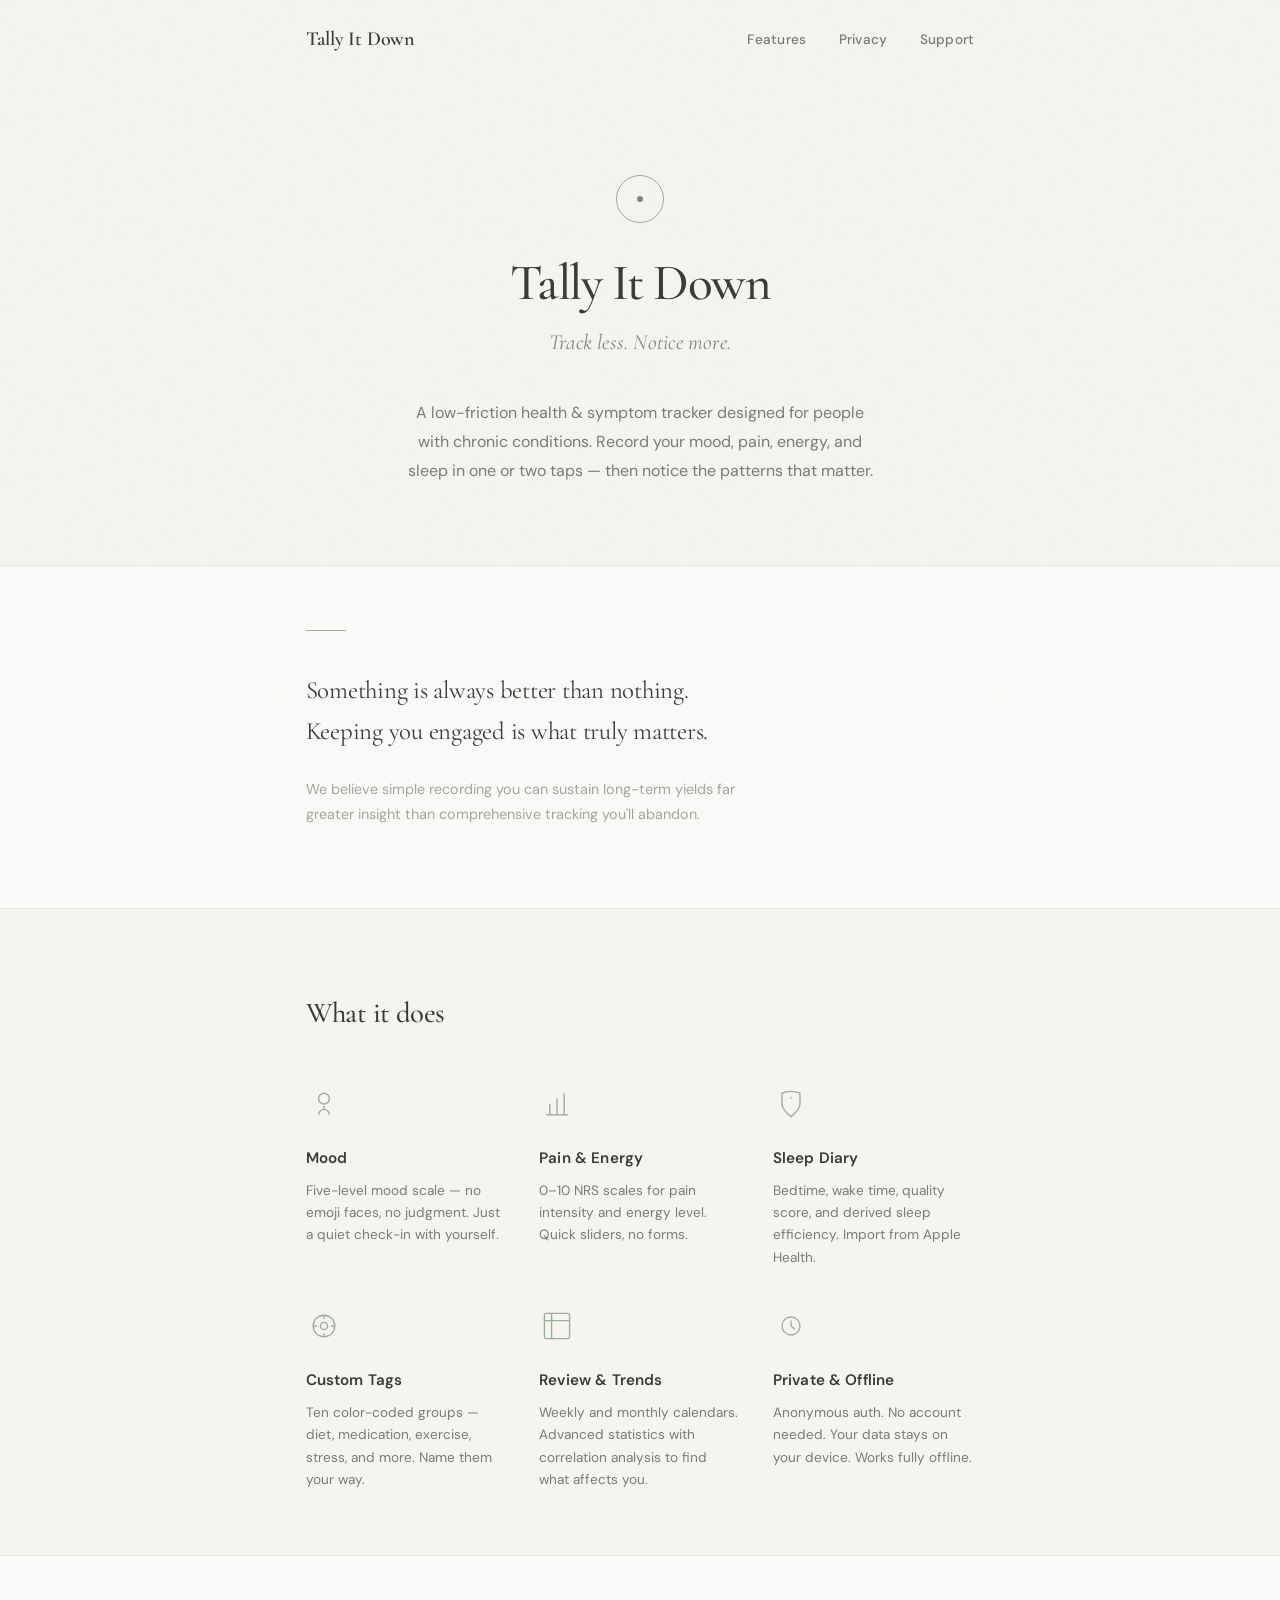
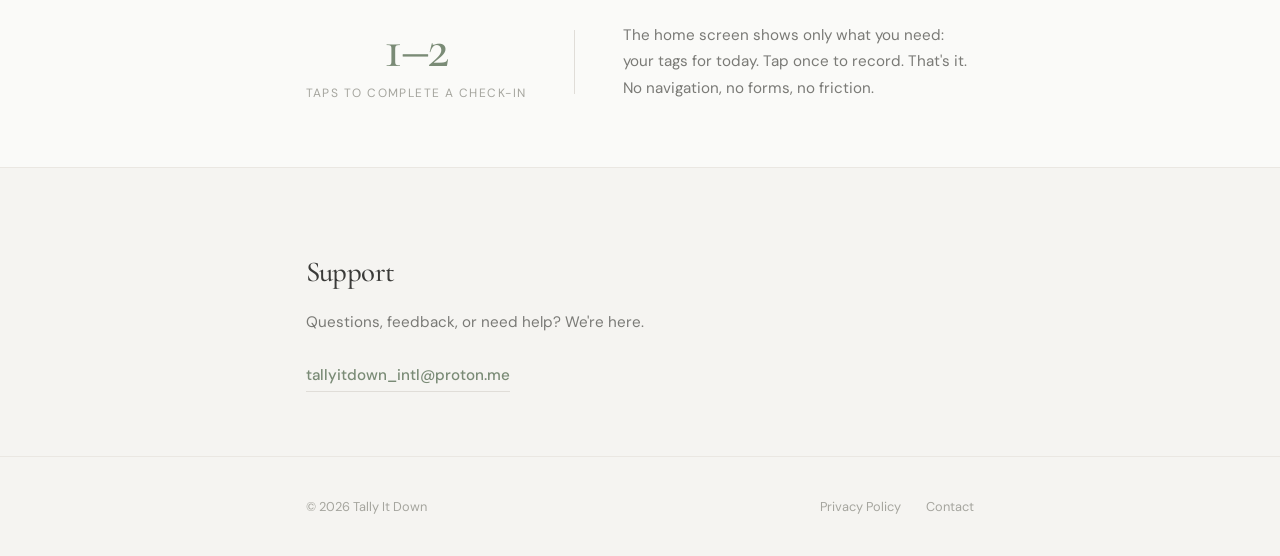
<file: index.html>
<!DOCTYPE html>
<html lang="en">
<head>
    <meta charset="UTF-8">
    <meta name="viewport" content="width=device-width, initial-scale=1.0">
    <meta name="description" content="Tally It Down — A low-friction health and symptom tracking app. Track mood, pain, energy, and sleep in 1–2 taps.">
    <title>Tally It Down</title>
    <link rel="preconnect" href="https://fonts.googleapis.com">
    <link rel="preconnect" href="https://fonts.gstatic.com" crossorigin>
    <link href="https://fonts.googleapis.com/css2?family=Cormorant+Garamond:ital,wght@0,400;0,500;0,600;1,400&family=DM+Sans:ital,wght@0,300;0,400;0,500;0,600;1,400&display=swap" rel="stylesheet">
    <link rel="stylesheet" href="styles.css">
</head>
<body>
    <div class="grain"></div>

    <header>
        <nav>
            <a href="index.html" class="nav-logo">Tally It Down</a>
            <div class="nav-links">
                <a href="#features">Features</a>
                <a href="privacy.html">Privacy</a>
                <a href="#support">Support</a>
            </div>
        </nav>
    </header>

    <main>
        <!-- Hero -->
        <section class="hero">
            <div class="hero-inner">
                <div class="hero-mark" aria-hidden="true">
                    <span class="mark-ring"></span>
                    <span class="mark-dot"></span>
                </div>
                <h1>Tally It Down</h1>
                <p class="tagline">Track less. Notice more.</p>
                <p class="hero-desc">
                    A low-friction health &amp; symptom tracker designed for people
                    with chronic conditions. Record your mood, pain, energy, and sleep
                    in one or two taps — then notice the patterns that matter.
                </p>
            </div>
        </section>

        <!-- Philosophy -->
        <section class="philosophy">
            <div class="section-inner">
                <div class="philosophy-line" aria-hidden="true"></div>
                <blockquote>
                    Something is always better than nothing.<br>
                    Keeping you engaged is what truly matters.
                </blockquote>
                <p class="philosophy-note">
                    We believe simple recording you can sustain long-term yields
                    far greater insight than comprehensive tracking you'll abandon.
                </p>
            </div>
        </section>

        <!-- Features -->
        <section class="features" id="features">
            <div class="section-inner">
                <h2>What it does</h2>

                <div class="feature-grid">
                    <article class="feature-card">
                        <div class="feature-icon">
                            <svg viewBox="0 0 40 40" fill="none" stroke="currentColor" stroke-width="1.5">
                                <circle cx="20" cy="14" r="6"/>
                                <path d="M20 22v4"/>
                                <path d="M14 32c0-3.3 2.7-6 6-6s6 2.7 6 6"/>
                            </svg>
                        </div>
                        <h3>Mood</h3>
                        <p>Five-level mood scale — no emoji faces, no judgment. Just a quiet check-in with yourself.</p>
                    </article>

                    <article class="feature-card">
                        <div class="feature-icon">
                            <svg viewBox="0 0 40 40" fill="none" stroke="currentColor" stroke-width="1.5">
                                <path d="M8 32h24"/>
                                <path d="M12 32V20"/>
                                <path d="M20 32V14"/>
                                <path d="M28 32V8"/>
                            </svg>
                        </div>
                        <h3>Pain &amp; Energy</h3>
                        <p>0–10 NRS scales for pain intensity and energy level. Quick sliders, no forms.</p>
                    </article>

                    <article class="feature-card">
                        <div class="feature-icon">
                            <svg viewBox="0 0 40 40" fill="none" stroke="currentColor" stroke-width="1.5">
                                <path d="M20 6c6 0 10 2 10 2v12c0 6-10 14-10 14S10 26 10 20V8s4-2 10-2z"/>
                                <path d="M20 12v2"/>
                            </svg>
                        </div>
                        <h3>Sleep Diary</h3>
                        <p>Bedtime, wake time, quality score, and derived sleep efficiency. Import from Apple Health.</p>
                    </article>

                    <article class="feature-card">
                        <div class="feature-icon">
                            <svg viewBox="0 0 40 40" fill="none" stroke="currentColor" stroke-width="1.5">
                                <circle cx="20" cy="20" r="12"/>
                                <circle cx="20" cy="20" r="4"/>
                                <path d="M20 8v4M20 28v4M8 20h4M28 20h4"/>
                            </svg>
                        </div>
                        <h3>Custom Tags</h3>
                        <p>Ten color-coded groups — diet, medication, exercise, stress, and more. Name them your way.</p>
                    </article>

                    <article class="feature-card">
                        <div class="feature-icon">
                            <svg viewBox="0 0 40 40" fill="none" stroke="currentColor" stroke-width="1.5">
                                <rect x="6" y="6" width="28" height="28" rx="2"/>
                                <path d="M6 14h28M14 6v28"/>
                            </svg>
                        </div>
                        <h3>Review &amp; Trends</h3>
                        <p>Weekly and monthly calendars. Advanced statistics with correlation analysis to find what affects you.</p>
                    </article>

                    <article class="feature-card">
                        <div class="feature-icon">
                            <svg viewBox="0 0 40 40" fill="none" stroke="currentColor" stroke-width="1.5">
                                <circle cx="20" cy="20" r="10"/>
                                <path d="M20 14v6l4 4"/>
                            </svg>
                        </div>
                        <h3>Private &amp; Offline</h3>
                        <p>Anonymous auth. No account needed. Your data stays on your device. Works fully offline.</p>
                    </article>
                </div>
            </div>
        </section>

        <!-- Quick Record Callout -->
        <section class="callout">
            <div class="section-inner">
                <div class="callout-content">
                    <p class="callout-number">1–2</p>
                    <p class="callout-label">taps to complete a check-in</p>
                </div>
                <div class="callout-divider" aria-hidden="true"></div>
                <p class="callout-text">
                    The home screen shows only what you need: your tags for today.
                    Tap once to record. That's it.
                    No navigation, no forms, no friction.
                </p>
            </div>
        </section>

        <!-- Support -->
        <section class="support" id="support">
            <div class="section-inner">
                <h2>Support</h2>
                <p>Questions, feedback, or need help? We're here.</p>
                <a href="mailto:tallyitdown_intl@proton.me" class="support-email">tallyitdown_intl@proton.me</a>
            </div>
        </section>
    </main>

    <footer>
        <div class="footer-inner">
            <p>&copy; 2026 Tally It Down</p>
            <div class="footer-links">
                <a href="privacy.html">Privacy Policy</a>
                <a href="#support">Contact</a>
            </div>
        </div>
    </footer>
</body>
</html>
</file>
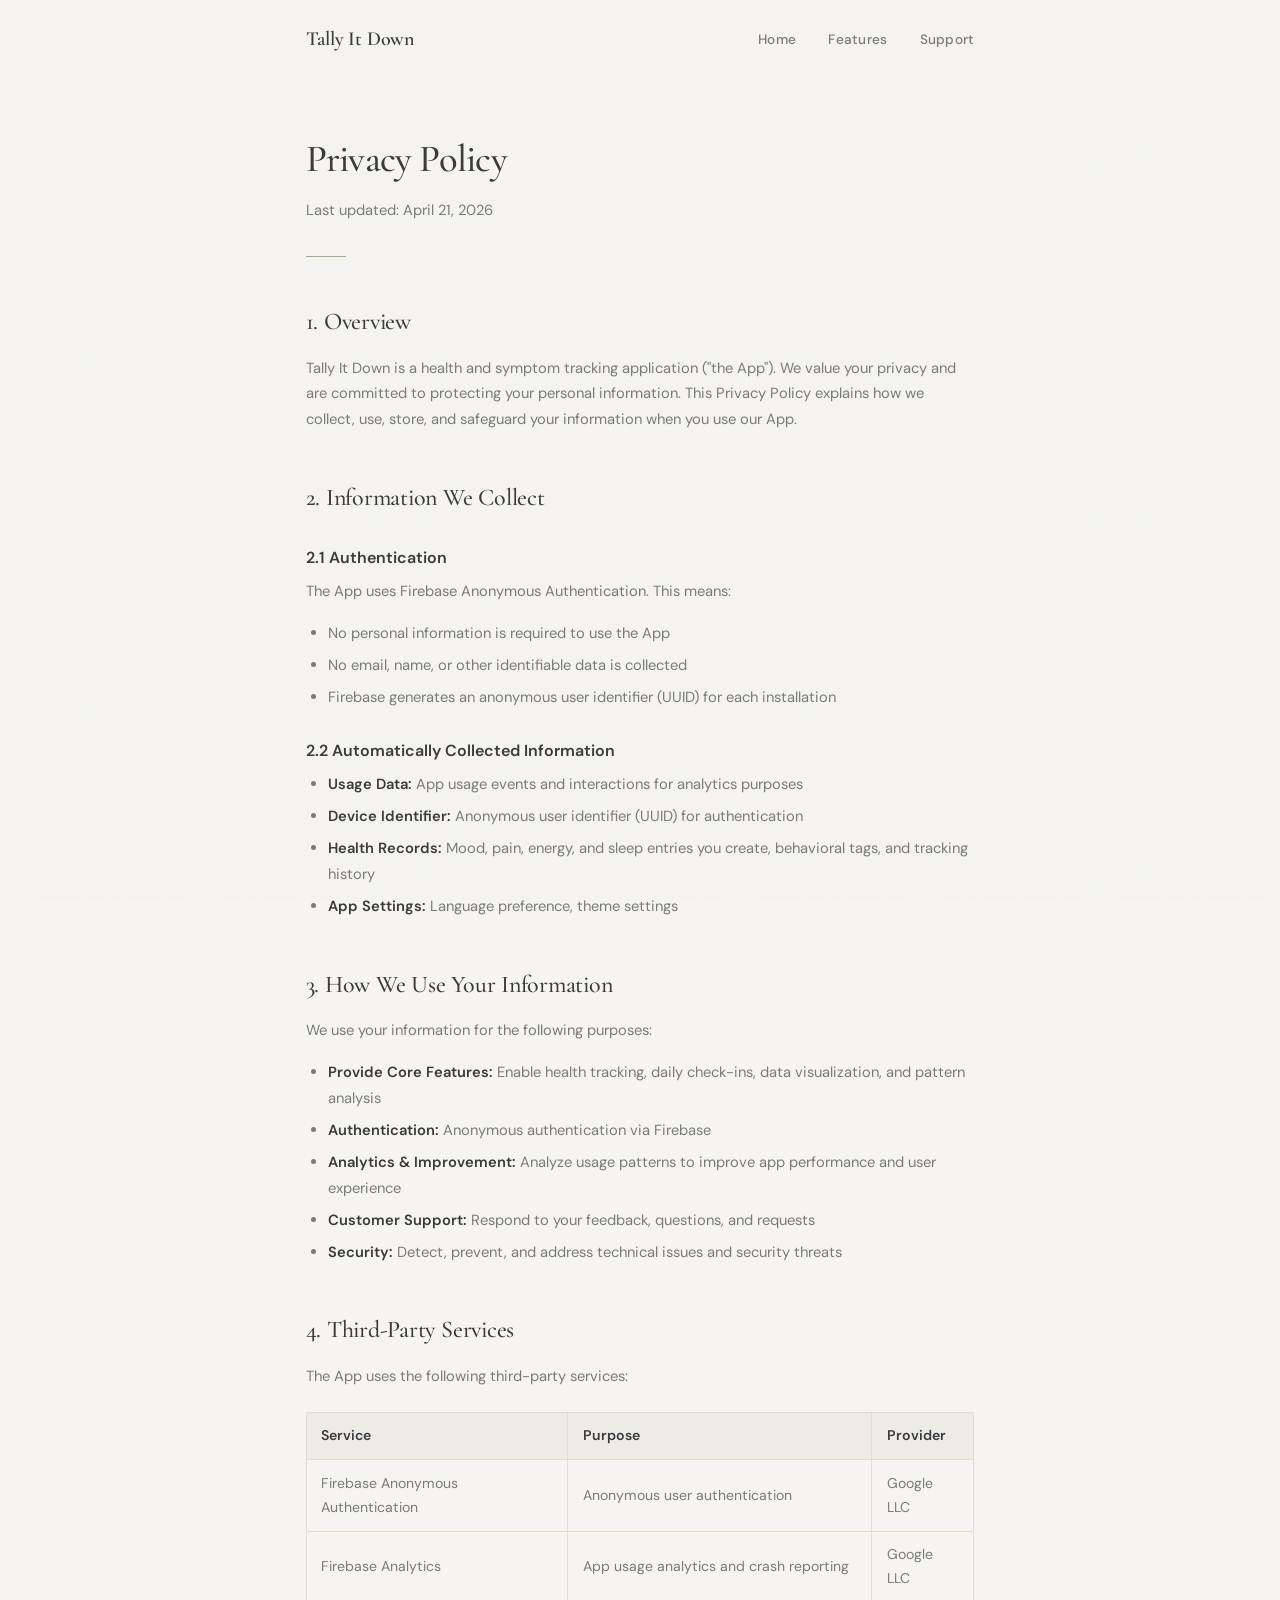
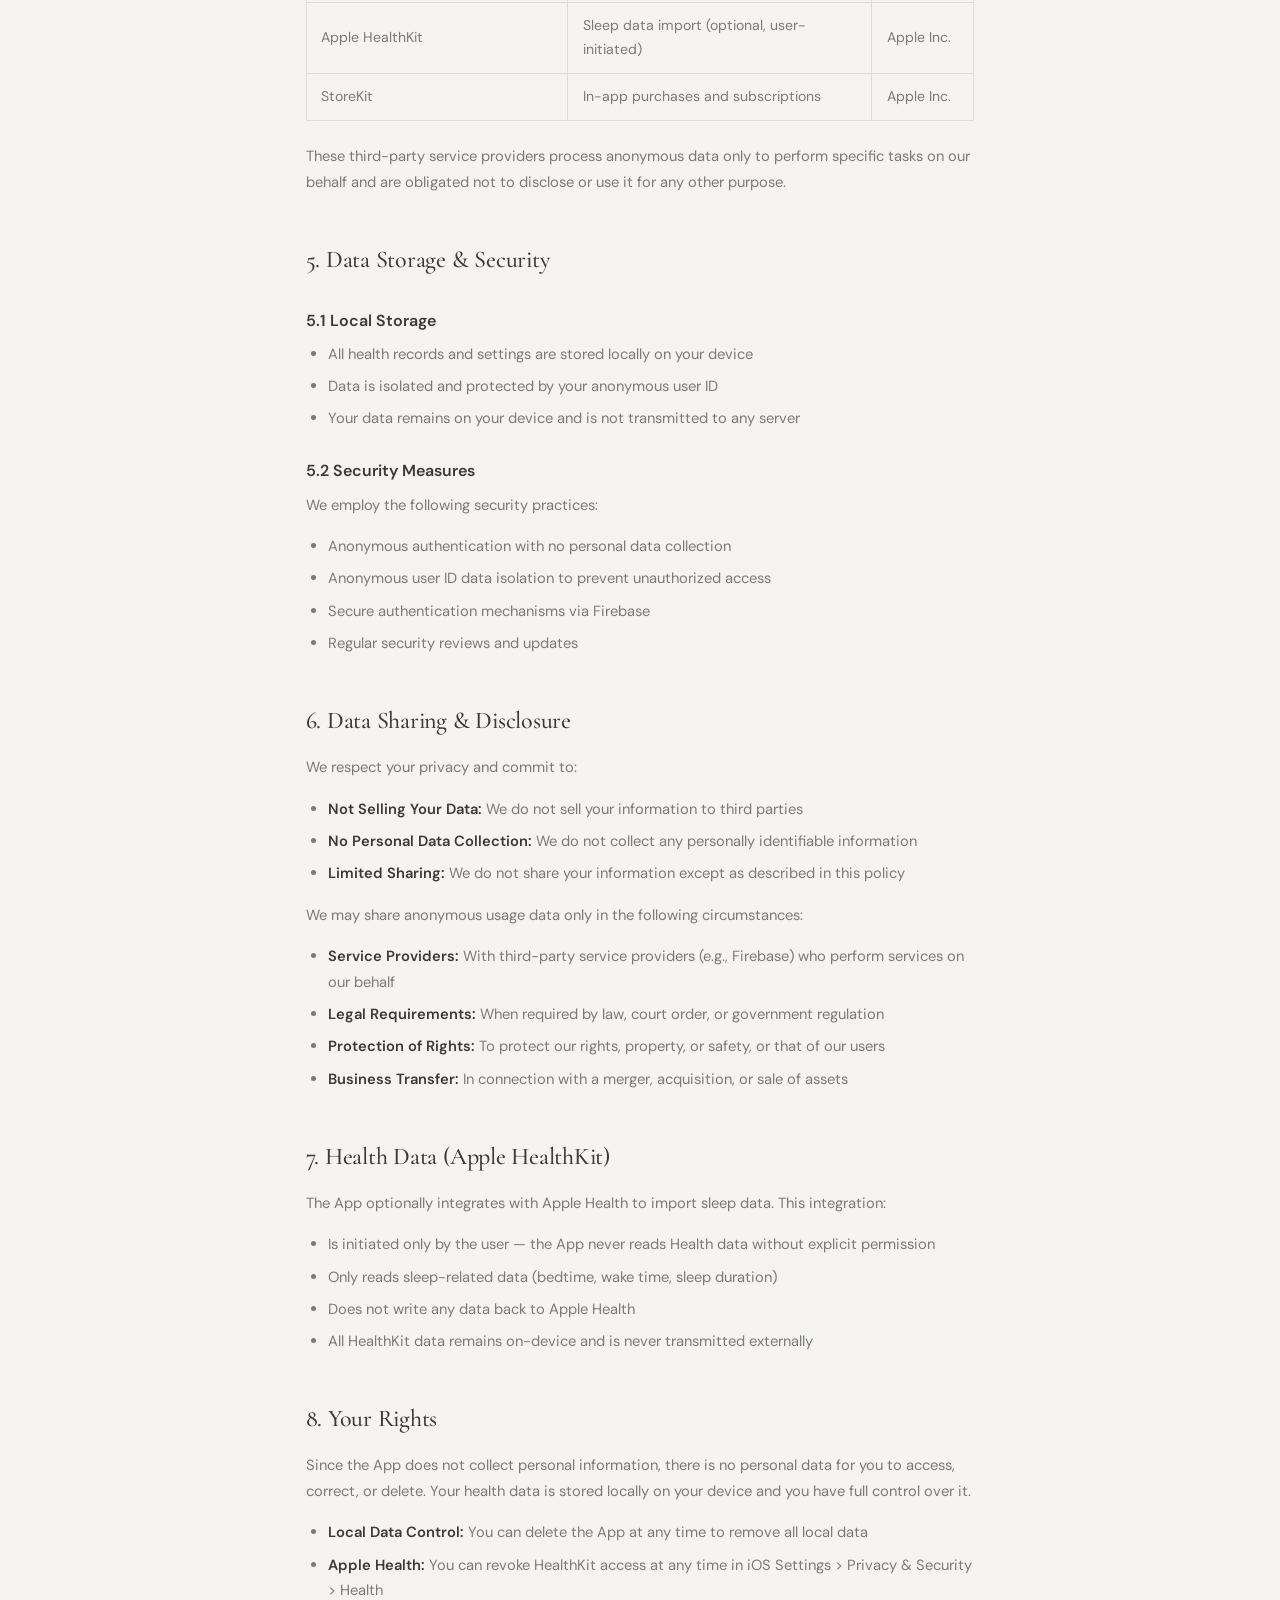
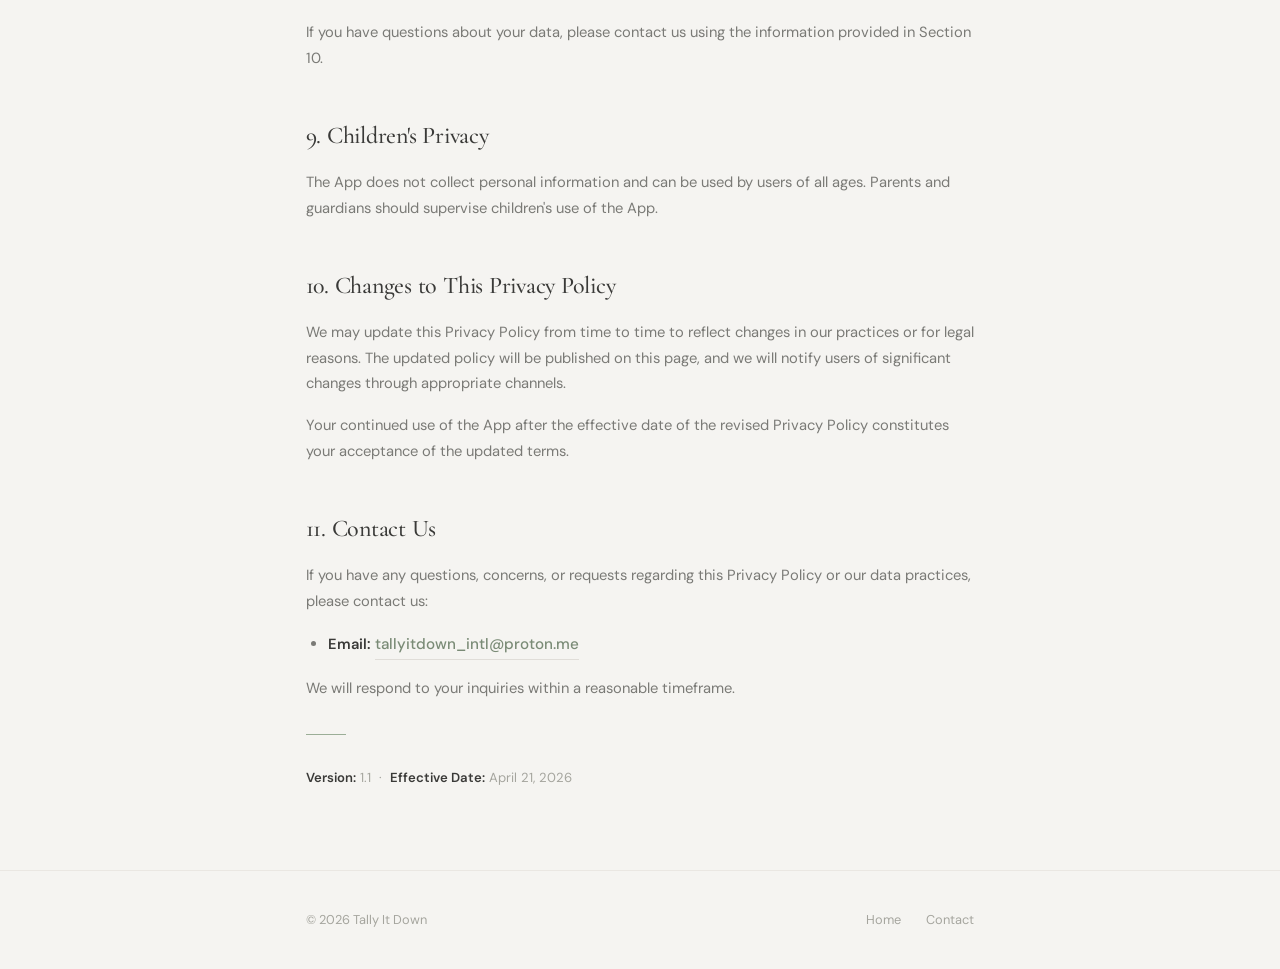
<file: privacy.html>
<!DOCTYPE html>
<html lang="en">
<head>
    <meta charset="UTF-8">
    <meta name="viewport" content="width=device-width, initial-scale=1.0">
    <meta name="description" content="Privacy Policy for Tally It Down — learn how we handle and protect your data.">
    <title>Privacy Policy — Tally It Down</title>
    <link rel="preconnect" href="https://fonts.googleapis.com">
    <link rel="preconnect" href="https://fonts.gstatic.com" crossorigin>
    <link href="https://fonts.googleapis.com/css2?family=Cormorant+Garamond:ital,wght@0,400;0,500;0,600;1,400&family=DM+Sans:ital,wght@0,300;0,400;0,500;0,600;1,400&display=swap" rel="stylesheet">
    <link rel="stylesheet" href="styles.css">
</head>
<body>
    <div class="grain"></div>

    <header>
        <nav>
            <a href="index.html" class="nav-logo">Tally It Down</a>
            <div class="nav-links">
                <a href="index.html">Home</a>
                <a href="index.html#features">Features</a>
                <a href="index.html#support">Support</a>
            </div>
        </nav>
    </header>

    <main class="privacy-main">
        <div class="section-inner">
            <article class="privacy-content">
                <h1>Privacy Policy</h1>
                <p class="privacy-date">Last updated: April 21, 2026</p>

                <div class="privacy-divider" aria-hidden="true"></div>

                <h2>1. Overview</h2>
                <p>Tally It Down is a health and symptom tracking application ("the App"). We value your privacy and are committed to protecting your personal information. This Privacy Policy explains how we collect, use, store, and safeguard your information when you use our App.</p>

                <h2>2. Information We Collect</h2>

                <h3>2.1 Authentication</h3>
                <p>The App uses Firebase Anonymous Authentication. This means:</p>
                <ul>
                    <li>No personal information is required to use the App</li>
                    <li>No email, name, or other identifiable data is collected</li>
                    <li>Firebase generates an anonymous user identifier (UUID) for each installation</li>
                </ul>

                <h3>2.2 Automatically Collected Information</h3>
                <ul>
                    <li><strong>Usage Data:</strong> App usage events and interactions for analytics purposes</li>
                    <li><strong>Device Identifier:</strong> Anonymous user identifier (UUID) for authentication</li>
                    <li><strong>Health Records:</strong> Mood, pain, energy, and sleep entries you create, behavioral tags, and tracking history</li>
                    <li><strong>App Settings:</strong> Language preference, theme settings</li>
                </ul>

                <h2>3. How We Use Your Information</h2>
                <p>We use your information for the following purposes:</p>
                <ul>
                    <li><strong>Provide Core Features:</strong> Enable health tracking, daily check-ins, data visualization, and pattern analysis</li>
                    <li><strong>Authentication:</strong> Anonymous authentication via Firebase</li>
                    <li><strong>Analytics &amp; Improvement:</strong> Analyze usage patterns to improve app performance and user experience</li>
                    <li><strong>Customer Support:</strong> Respond to your feedback, questions, and requests</li>
                    <li><strong>Security:</strong> Detect, prevent, and address technical issues and security threats</li>
                </ul>

                <h2>4. Third-Party Services</h2>
                <p>The App uses the following third-party services:</p>
                <table>
                    <thead>
                        <tr>
                            <th>Service</th>
                            <th>Purpose</th>
                            <th>Provider</th>
                        </tr>
                    </thead>
                    <tbody>
                        <tr>
                            <td>Firebase Anonymous Authentication</td>
                            <td>Anonymous user authentication</td>
                            <td>Google LLC</td>
                        </tr>
                        <tr>
                            <td>Firebase Analytics</td>
                            <td>App usage analytics and crash reporting</td>
                            <td>Google LLC</td>
                        </tr>
                        <tr>
                            <td>Apple HealthKit</td>
                            <td>Sleep data import (optional, user-initiated)</td>
                            <td>Apple Inc.</td>
                        </tr>
                        <tr>
                            <td>StoreKit</td>
                            <td>In-app purchases and subscriptions</td>
                            <td>Apple Inc.</td>
                        </tr>
                    </tbody>
                </table>
                <p>These third-party service providers process anonymous data only to perform specific tasks on our behalf and are obligated not to disclose or use it for any other purpose.</p>

                <h2>5. Data Storage &amp; Security</h2>

                <h3>5.1 Local Storage</h3>
                <ul>
                    <li>All health records and settings are stored locally on your device</li>
                    <li>Data is isolated and protected by your anonymous user ID</li>
                    <li>Your data remains on your device and is not transmitted to any server</li>
                </ul>

                <h3>5.2 Security Measures</h3>
                <p>We employ the following security practices:</p>
                <ul>
                    <li>Anonymous authentication with no personal data collection</li>
                    <li>Anonymous user ID data isolation to prevent unauthorized access</li>
                    <li>Secure authentication mechanisms via Firebase</li>
                    <li>Regular security reviews and updates</li>
                </ul>

                <h2>6. Data Sharing &amp; Disclosure</h2>
                <p>We respect your privacy and commit to:</p>
                <ul>
                    <li><strong>Not Selling Your Data:</strong> We do not sell your information to third parties</li>
                    <li><strong>No Personal Data Collection:</strong> We do not collect any personally identifiable information</li>
                    <li><strong>Limited Sharing:</strong> We do not share your information except as described in this policy</li>
                </ul>
                <p>We may share anonymous usage data only in the following circumstances:</p>
                <ul>
                    <li><strong>Service Providers:</strong> With third-party service providers (e.g., Firebase) who perform services on our behalf</li>
                    <li><strong>Legal Requirements:</strong> When required by law, court order, or government regulation</li>
                    <li><strong>Protection of Rights:</strong> To protect our rights, property, or safety, or that of our users</li>
                    <li><strong>Business Transfer:</strong> In connection with a merger, acquisition, or sale of assets</li>
                </ul>

                <h2>7. Health Data (Apple HealthKit)</h2>
                <p>The App optionally integrates with Apple Health to import sleep data. This integration:</p>
                <ul>
                    <li>Is initiated only by the user — the App never reads Health data without explicit permission</li>
                    <li>Only reads sleep-related data (bedtime, wake time, sleep duration)</li>
                    <li>Does not write any data back to Apple Health</li>
                    <li>All HealthKit data remains on-device and is never transmitted externally</li>
                </ul>

                <h2>8. Your Rights</h2>
                <p>Since the App does not collect personal information, there is no personal data for you to access, correct, or delete. Your health data is stored locally on your device and you have full control over it.</p>
                <ul>
                    <li><strong>Local Data Control:</strong> You can delete the App at any time to remove all local data</li>
                    <li><strong>Apple Health:</strong> You can revoke HealthKit access at any time in iOS Settings &gt; Privacy &amp; Security &gt; Health</li>
                </ul>
                <p>If you have questions about your data, please contact us using the information provided in Section 10.</p>

                <h2>9. Children's Privacy</h2>
                <p>The App does not collect personal information and can be used by users of all ages. Parents and guardians should supervise children's use of the App.</p>

                <h2>10. Changes to This Privacy Policy</h2>
                <p>We may update this Privacy Policy from time to time to reflect changes in our practices or for legal reasons. The updated policy will be published on this page, and we will notify users of significant changes through appropriate channels.</p>
                <p>Your continued use of the App after the effective date of the revised Privacy Policy constitutes your acceptance of the updated terms.</p>

                <h2>11. Contact Us</h2>
                <p>If you have any questions, concerns, or requests regarding this Privacy Policy or our data practices, please contact us:</p>
                <ul>
                    <li><strong>Email:</strong> <a href="mailto:tallyitdown_intl@proton.me" class="support-email">tallyitdown_intl@proton.me</a></li>
                </ul>
                <p>We will respond to your inquiries within a reasonable timeframe.</p>

                <div class="privacy-divider" aria-hidden="true"></div>

                <p class="privacy-footer-meta"><strong>Version:</strong> 1.1 &nbsp;&middot;&nbsp; <strong>Effective Date:</strong> April 21, 2026</p>
            </article>
        </div>
    </main>

    <footer>
        <div class="footer-inner">
            <p>&copy; 2026 Tally It Down</p>
            <div class="footer-links">
                <a href="index.html">Home</a>
                <a href="index.html#support">Contact</a>
            </div>
        </div>
    </footer>
</body>
</html>
</file>
<file: styles.css>
/* ── Tally It Down — Rice Paper & Breathing ── */

:root {
    --c-bg: #F5F4F1;
    --c-bg-warm: #EDEBE6;
    --c-surface: #FAFAF8;
    --c-text: #3A3A38;
    --c-text-soft: #7A7A76;
    --c-text-muted: #A5A59E;
    --c-accent: #7A8B76;
    --c-accent-soft: #9BAE97;
    --c-border: #E0DDD8;
    --c-border-light: #EAE7E2;

    --font-display: 'Cormorant Garamond', 'Georgia', serif;
    --font-body: 'DM Sans', -apple-system, BlinkMacSystemFont, sans-serif;

    --max-width: 720px;
    --rhythm: 1.6rem;
}

/* ── Reset ── */
*, *::before, *::after { margin: 0; padding: 0; box-sizing: border-box; }

html {
    font-size: 16px;
    scroll-behavior: smooth;
    -webkit-font-smoothing: antialiased;
    -moz-osx-font-smoothing: grayscale;
}

body {
    font-family: var(--font-body);
    font-weight: 400;
    line-height: 1.7;
    color: var(--c-text);
    background-color: var(--c-bg);
    position: relative;
}

/* ── Grain Texture ── */
.grain {
    position: fixed;
    inset: 0;
    pointer-events: none;
    z-index: 9999;
    opacity: 0.028;
    background-image: url("data:image/svg+xml,%3Csvg viewBox='0 0 256 256' xmlns='http://www.w3.org/2000/svg'%3E%3Cfilter id='n'%3E%3CfeTurbulence type='fractalNoise' baseFrequency='0.9' numOctaves='4' stitchTiles='stitch'/%3E%3C/filter%3E%3Crect width='100%25' height='100%25' filter='url(%23n)'/%3E%3C/svg%3E");
    background-repeat: repeat;
    background-size: 180px 180px;
}

/* ── Header ── */
header {
    position: relative;
    z-index: 10;
}

nav {
    max-width: var(--max-width);
    margin: 0 auto;
    padding: 1.4rem 1.6rem;
    display: flex;
    align-items: center;
    justify-content: space-between;
}

.nav-logo {
    font-family: var(--font-display);
    font-size: 1.25rem;
    font-weight: 600;
    color: var(--c-text);
    text-decoration: none;
    letter-spacing: -0.01em;
}

.nav-links {
    display: flex;
    gap: 2rem;
}

.nav-links a {
    font-size: 0.85rem;
    font-weight: 500;
    color: var(--c-text-soft);
    text-decoration: none;
    letter-spacing: 0.02em;
    transition: color 0.3s ease;
}

.nav-links a:hover {
    color: var(--c-accent);
}

/* ── Sections ── */
.section-inner {
    max-width: var(--max-width);
    margin: 0 auto;
    padding: 0 1.6rem;
}

/* ── Hero ── */
.hero {
    padding: 6rem 0 5rem;
    text-align: center;
    animation: fadeIn 1s ease both;
}

.hero-inner {
    max-width: var(--max-width);
    margin: 0 auto;
    padding: 0 1.6rem;
}

.hero-mark {
    display: inline-flex;
    align-items: center;
    justify-content: center;
    position: relative;
    width: 48px;
    height: 48px;
    margin-bottom: 2rem;
}

.mark-ring {
    position: absolute;
    inset: 0;
    border: 1.5px solid var(--c-accent-soft);
    border-radius: 50%;
    animation: breathe 4s ease-in-out infinite;
}

.mark-dot {
    width: 6px;
    height: 6px;
    background: var(--c-accent);
    border-radius: 50%;
}

@keyframes breathe {
    0%, 100% { transform: scale(1); opacity: 0.6; }
    50% { transform: scale(1.15); opacity: 1; }
}

@keyframes fadeIn {
    from { opacity: 0; transform: translateY(8px); }
    to { opacity: 1; transform: translateY(0); }
}

.hero h1 {
    font-family: var(--font-display);
    font-size: 3.2rem;
    font-weight: 500;
    letter-spacing: -0.03em;
    color: var(--c-text);
    margin-bottom: 0.8rem;
    line-height: 1.1;
}

.tagline {
    font-family: var(--font-display);
    font-size: 1.35rem;
    font-weight: 400;
    font-style: italic;
    color: var(--c-accent);
    margin-bottom: 2.4rem;
    letter-spacing: 0.01em;
}

.hero-desc {
    font-size: 1rem;
    color: var(--c-text-soft);
    max-width: 480px;
    margin: 0 auto;
    line-height: 1.8;
}

/* ── Philosophy ── */
.philosophy {
    padding: 4rem 0 5rem;
    background: var(--c-surface);
    border-top: 1px solid var(--c-border-light);
    border-bottom: 1px solid var(--c-border-light);
}

.philosophy-line {
    width: 40px;
    height: 1px;
    background: var(--c-accent-soft);
    margin-bottom: 2.4rem;
}

.philosophy blockquote {
    font-family: var(--font-display);
    font-size: 1.55rem;
    font-weight: 400;
    line-height: 1.65;
    color: var(--c-text);
    margin-bottom: 1.6rem;
    letter-spacing: -0.01em;
}

.philosophy-note {
    font-size: 0.9rem;
    color: var(--c-text-muted);
    max-width: 440px;
    line-height: 1.75;
}

/* ── Features ── */
.features {
    padding: 5rem 0 4rem;
}

.features h2 {
    font-family: var(--font-display);
    font-size: 1.8rem;
    font-weight: 500;
    margin-bottom: 3rem;
    letter-spacing: -0.02em;
}

.feature-grid {
    display: grid;
    grid-template-columns: repeat(3, 1fr);
    gap: 2.4rem 2rem;
}

.feature-card {
    animation: fadeIn 0.6s ease both;
}

.feature-card:nth-child(1) { animation-delay: 0.05s; }
.feature-card:nth-child(2) { animation-delay: 0.1s; }
.feature-card:nth-child(3) { animation-delay: 0.15s; }
.feature-card:nth-child(4) { animation-delay: 0.2s; }
.feature-card:nth-child(5) { animation-delay: 0.25s; }
.feature-card:nth-child(6) { animation-delay: 0.3s; }

.feature-icon {
    color: var(--c-accent-soft);
    margin-bottom: 1rem;
}

.feature-icon svg {
    width: 36px;
    height: 36px;
}

.feature-card h3 {
    font-family: var(--font-body);
    font-size: 0.95rem;
    font-weight: 600;
    margin-bottom: 0.5rem;
    letter-spacing: 0.01em;
}

.feature-card p {
    font-size: 0.85rem;
    color: var(--c-text-soft);
    line-height: 1.65;
}

/* ── Callout ── */
.callout {
    padding: 4rem 0;
    background: var(--c-surface);
    border-top: 1px solid var(--c-border-light);
    border-bottom: 1px solid var(--c-border-light);
}

.callout .section-inner {
    display: flex;
    align-items: center;
    gap: 3rem;
}

.callout-content {
    text-align: center;
    flex-shrink: 0;
}

.callout-number {
    font-family: var(--font-display);
    font-size: 3.5rem;
    font-weight: 500;
    color: var(--c-accent);
    line-height: 1;
    letter-spacing: -0.04em;
}

.callout-label {
    font-size: 0.75rem;
    text-transform: uppercase;
    letter-spacing: 0.12em;
    color: var(--c-text-muted);
    margin-top: 0.4rem;
}

.callout-divider {
    width: 1px;
    height: 64px;
    background: var(--c-border);
    flex-shrink: 0;
}

.callout-text {
    font-size: 0.95rem;
    color: var(--c-text-soft);
    line-height: 1.75;
    max-width: 380px;
}

/* ── Support ── */
.support {
    padding: 5rem 0 4rem;
}

.support h2 {
    font-family: var(--font-display);
    font-size: 1.8rem;
    font-weight: 500;
    margin-bottom: 0.8rem;
    letter-spacing: -0.02em;
}

.support p {
    color: var(--c-text-soft);
    margin-bottom: 1.6rem;
    font-size: 0.95rem;
}

.support-email {
    display: inline-block;
    font-size: 0.95rem;
    font-weight: 500;
    color: var(--c-accent);
    text-decoration: none;
    border-bottom: 1px solid var(--c-border);
    padding-bottom: 2px;
    transition: border-color 0.3s ease, color 0.3s ease;
}

.support-email:hover {
    border-color: var(--c-accent);
    color: var(--c-text);
}

/* ── Footer ── */
footer {
    padding: 2.4rem 0;
    border-top: 1px solid var(--c-border-light);
}

.footer-inner {
    max-width: var(--max-width);
    margin: 0 auto;
    padding: 0 1.6rem;
    display: flex;
    align-items: center;
    justify-content: space-between;
}

footer p {
    font-size: 0.8rem;
    color: var(--c-text-muted);
}

.footer-links {
    display: flex;
    gap: 1.6rem;
}

.footer-links a {
    font-size: 0.8rem;
    color: var(--c-text-muted);
    text-decoration: none;
    transition: color 0.3s ease;
}

.footer-links a:hover {
    color: var(--c-accent);
}

/* ── Mobile Responsive ── */
@media (max-width: 640px) {
    :root { --rhythm: 1.3rem; }

    nav {
        flex-direction: column;
        gap: 0.8rem;
        padding: 1.2rem 1.4rem;
    }

    .nav-links { gap: 1.4rem; }

    .hero { padding: 4rem 0 3.5rem; }

    .hero h1 { font-size: 2.4rem; }

    .tagline { font-size: 1.15rem; }

    .hero-desc { font-size: 0.92rem; }

    .philosophy { padding: 3rem 0 3.5rem; }

    .philosophy blockquote { font-size: 1.3rem; }

    .feature-grid {
        grid-template-columns: 1fr 1fr;
        gap: 2rem 1.4rem;
    }

    .features { padding: 3.5rem 0 3rem; }
    .features h2 { margin-bottom: 2.4rem; }

    .callout .section-inner {
        flex-direction: column;
        text-align: center;
    }

    .callout-divider {
        width: 40px;
        height: 1px;
    }

    .callout-text { max-width: 100%; }

    .support { padding: 3.5rem 0 3rem; }

    .footer-inner {
        flex-direction: column;
        gap: 0.8rem;
        text-align: center;
    }
}

@media (max-width: 400px) {
    .feature-grid {
        grid-template-columns: 1fr;
        gap: 1.8rem;
    }

    .hero h1 { font-size: 2rem; }
}

/* ── Privacy Page ── */
.privacy-main {
    padding: 3rem 0 4rem;
    min-height: 60vh;
}

.privacy-content h1 {
    font-family: var(--font-display);
    font-size: 2.4rem;
    font-weight: 500;
    letter-spacing: -0.02em;
    margin-bottom: 0.4rem;
}

.privacy-date {
    font-size: 0.85rem;
    color: var(--c-text-muted);
    margin-bottom: 0;
}

.privacy-divider {
    width: 40px;
    height: 1px;
    background: var(--c-accent-soft);
    margin: 2rem 0;
}

.privacy-content h2 {
    font-family: var(--font-display);
    font-size: 1.5rem;
    font-weight: 500;
    margin-top: 2.8rem;
    margin-bottom: 0.8rem;
    letter-spacing: -0.01em;
}

.privacy-content h3 {
    font-size: 1rem;
    font-weight: 600;
    margin-top: 1.6rem;
    margin-bottom: 0.5rem;
}

.privacy-content p {
    color: var(--c-text-soft);
    font-size: 0.92rem;
    line-height: 1.75;
    margin-bottom: 1rem;
}

.privacy-content ul {
    margin: 0 0 1rem 1.4rem;
}

.privacy-content li {
    color: var(--c-text-soft);
    font-size: 0.92rem;
    line-height: 1.75;
    margin-bottom: 0.4rem;
}

.privacy-content strong {
    font-weight: 600;
    color: var(--c-text);
}

.privacy-content table {
    width: 100%;
    border-collapse: collapse;
    margin: 1.4rem 0;
}

.privacy-content th,
.privacy-content td {
    border: 1px solid var(--c-border);
    padding: 0.7rem 0.9rem;
    text-align: left;
    font-size: 0.88rem;
}

.privacy-content th {
    background: var(--c-bg-warm);
    font-weight: 600;
    color: var(--c-text);
}

.privacy-content td {
    color: var(--c-text-soft);
}

.privacy-footer-meta {
    font-size: 0.82rem !important;
    color: var(--c-text-muted) !important;
}

@media (max-width: 640px) {
    .privacy-main { padding: 2rem 0 3rem; }

    .privacy-content h1 { font-size: 2rem; }

    .privacy-content table { font-size: 0.82rem; }

    .privacy-content th,
    .privacy-content td { padding: 0.5rem 0.6rem; }
}
</file>
